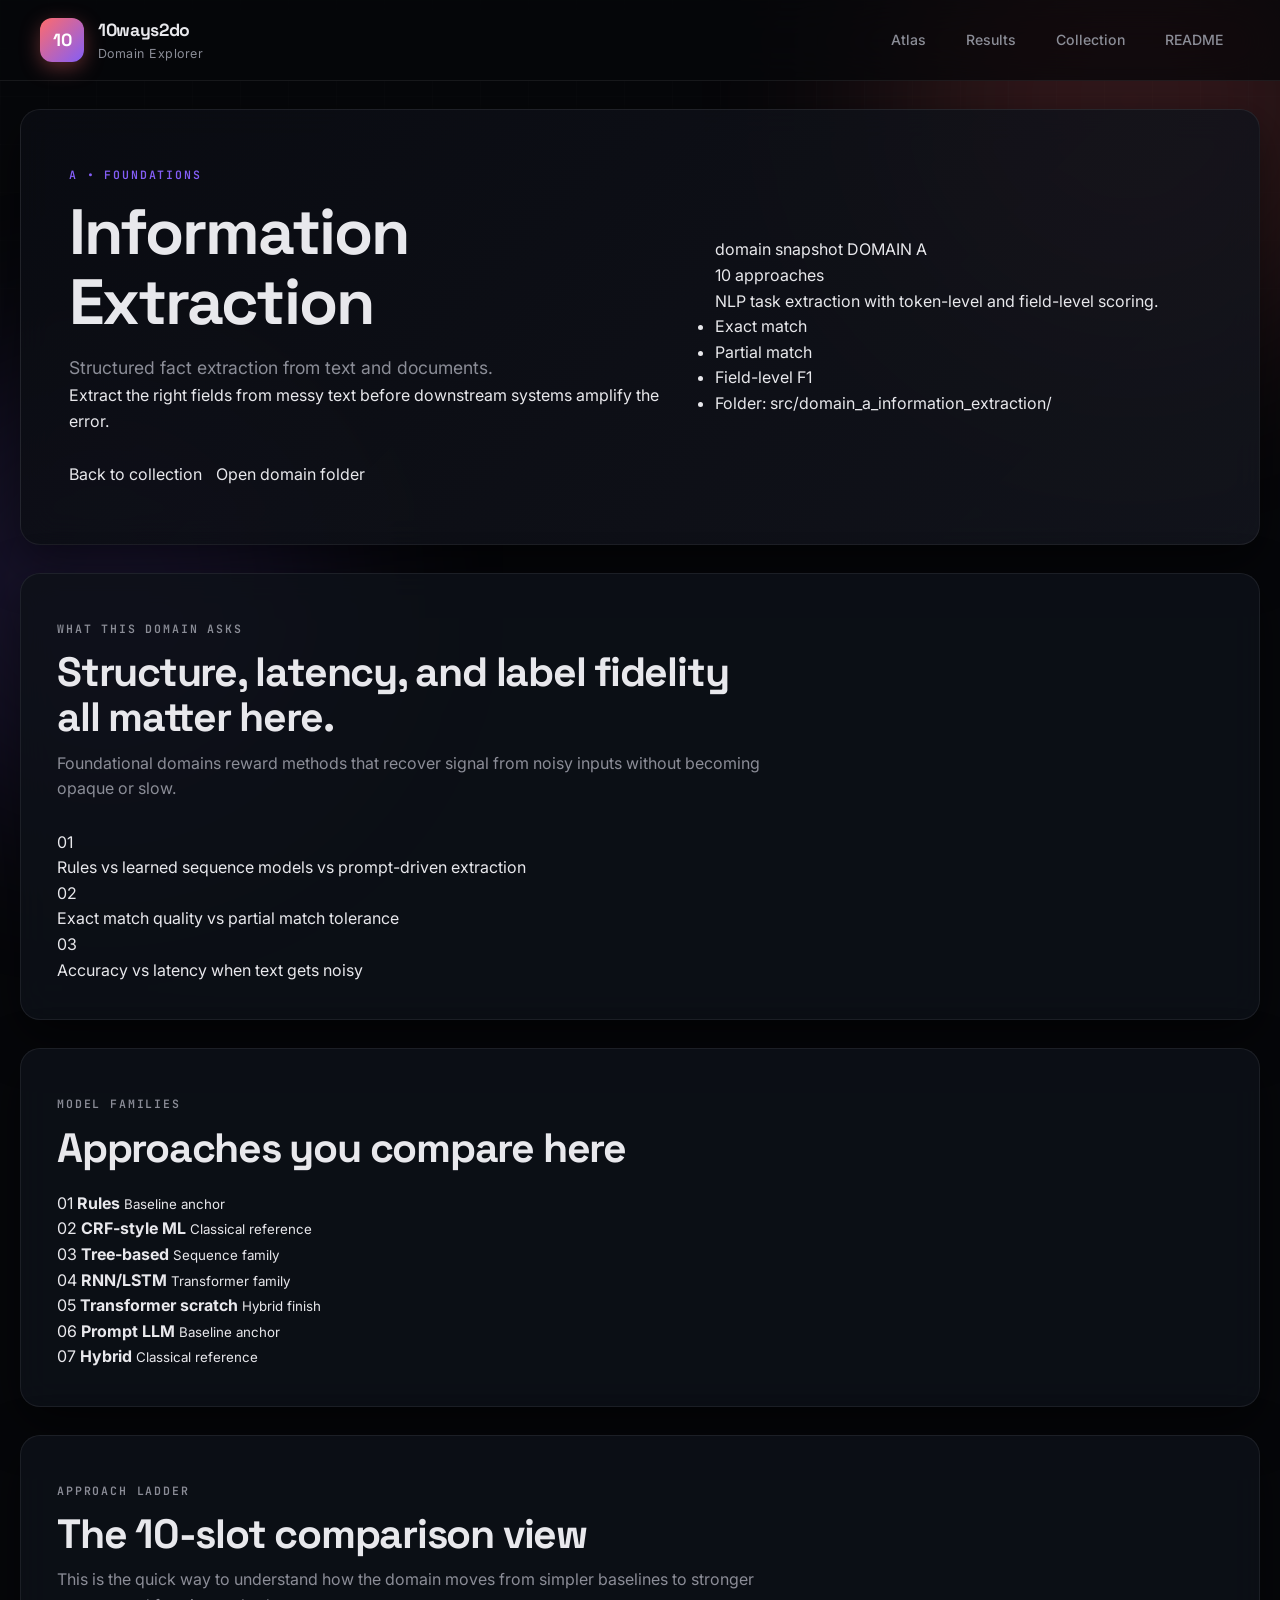
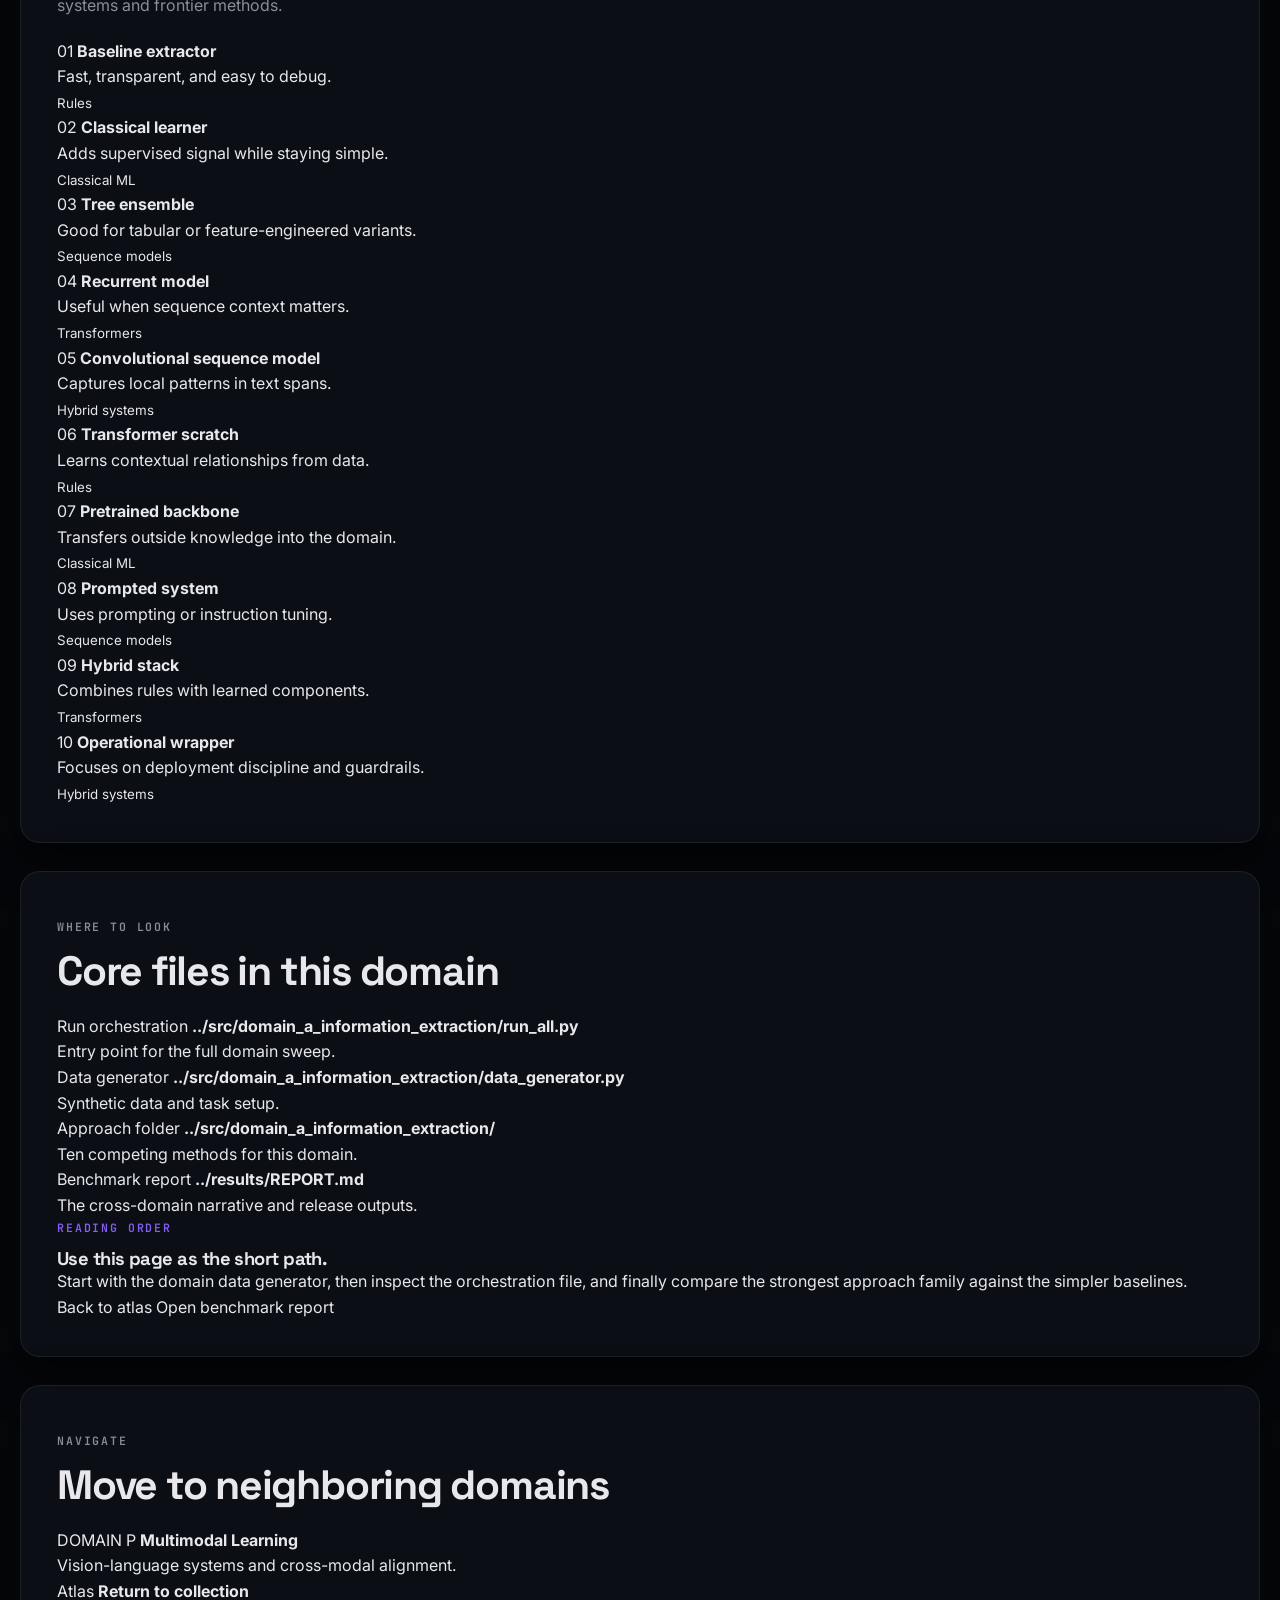
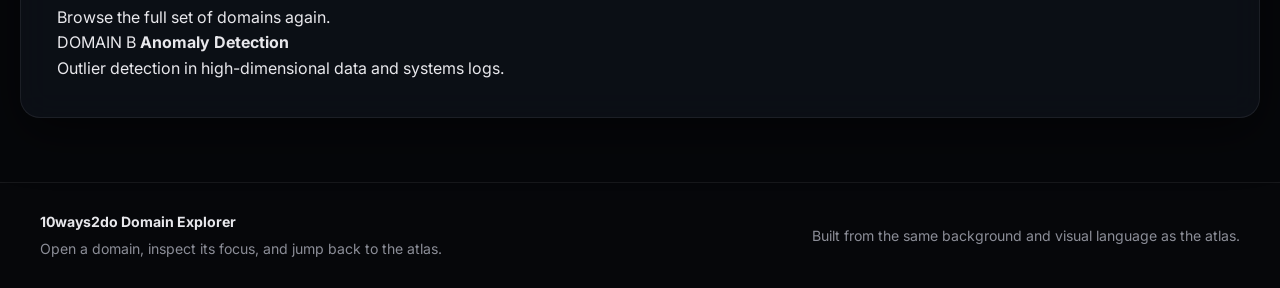
<file: website/domain.html>
<!DOCTYPE html>
<html lang="en">
<head>
  <meta charset="UTF-8" />
  <meta name="viewport" content="width=device-width, initial-scale=1.0" />
  <title>10ways2do Domain</title>
  <meta
    name="description"
    content="A detailed view of a 10ways2do benchmark domain, including its problem framing, model families, and core files."
  />
  <link rel="preconnect" href="https://fonts.googleapis.com">
  <link rel="preconnect" href="https://fonts.gstatic.com" crossorigin>
  <link href="https://fonts.googleapis.com/css2?family=Space+Grotesk:wght@300;400;500;600;700&family=JetBrains+Mono:wght@400;500;700&family=Inter:wght@400;500;600&display=swap" rel="stylesheet">
  <link rel="stylesheet" href="styles.css" />
</head>
<body class="domain-page">
  <div class="bg-orb orb-a"></div>
  <div class="bg-orb orb-b"></div>
  <div class="bg-grid"></div>

  <header class="topbar">
    <div class="brand">
      <span class="brand-mark">10</span>
      <div>
        <div class="brand-title">10ways2do</div>
        <div class="brand-subtitle">Domain Explorer</div>
      </div>
    </div>

    <nav class="nav">
      <a href="index.html">Atlas</a>
      <a href="index.html#results">Results</a>
      <a href="index.html#collection">Collection</a>
      <a href="../README.md">README</a>
    </nav>
  </header>

  <main>
    <section class="hero domain-hero" id="overview">
      <div class="hero-copy">
        <p class="eyebrow" id="domain-phase"></p>
        <h1 id="domain-title"></h1>
        <p class="lede" id="domain-summary"></p>
        <p class="hero-note" id="domain-focus"></p>
        <div class="hero-actions">
          <a class="primary" href="index.html#collection">Back to collection</a>
          <a class="secondary" id="open-folder-link" href="#">Open domain folder</a>
        </div>
      </div>

      <aside class="snapshot-card domain-snapshot">
        <div class="snapshot-head">
          <span class="snapshot-kicker">domain snapshot</span>
          <span class="snapshot-badge" id="domain-code-badge"></span>
        </div>
        <div class="snapshot-number" id="domain-approach-count"></div>
        <p class="snapshot-copy" id="domain-tagline"></p>
        <ul class="snapshot-list">
          <li id="domain-metric-1"></li>
          <li id="domain-metric-2"></li>
          <li id="domain-metric-3"></li>
          <li id="domain-folder-line"></li>
        </ul>
      </aside>
    </section>

    <section class="section">
      <div class="section-heading">
        <p class="eyebrow">what this domain asks</p>
        <h2 id="compare-title"></h2>
        <p id="compare-intro"></p>
      </div>
      <div class="compare-grid" id="compare-grid"></div>
    </section>

    <section class="section">
      <div class="section-heading compact">
        <p class="eyebrow">model families</p>
        <h2>Approaches you compare here</h2>
      </div>
      <div class="family-grid" id="family-grid"></div>
    </section>

    <section class="section">
      <div class="section-heading compact">
        <p class="eyebrow">approach ladder</p>
        <h2>The 10-slot comparison view</h2>
        <p>
          This is the quick way to understand how the domain moves from simpler baselines to stronger
          systems and frontier methods.
        </p>
      </div>
      <div class="approach-grid" id="approach-grid"></div>
    </section>

    <section class="section split">
      <div>
        <div class="section-heading compact">
          <p class="eyebrow">where to look</p>
          <h2>Core files in this domain</h2>
        </div>
        <div class="file-grid" id="file-grid"></div>
      </div>

      <aside class="callout alt">
        <p class="eyebrow">reading order</p>
        <h3>Use this page as the short path.</h3>
        <p id="reading-order"></p>
        <div class="button-row">
          <a class="primary dark" href="index.html#collection">Back to atlas</a>
          <a class="secondary dark" id="results-link" href="../results/REPORT.md">Open benchmark report</a>
        </div>
      </aside>
    </section>

    <section class="section">
      <div class="section-heading compact">
        <p class="eyebrow">navigate</p>
        <h2>Move to neighboring domains</h2>
      </div>
      <div class="neighbor-grid" id="neighbor-grid"></div>
    </section>
  </main>

  <footer class="footer">
    <div>
      <strong>10ways2do Domain Explorer</strong>
      <p>Open a domain, inspect its focus, and jump back to the atlas.</p>
    </div>
    <p>Built from the same background and visual language as the atlas.</p>
  </footer>

  <script src="domain.js"></script>
</body>
</html>
</file>
<file: website/styles.css>
/* ═══════════════════════════════════════════════════════════════════════════
   10ways2do Benchmark Platform — Design System
   A dark, premium, editorial design with glassmorphism and micro-animations
   ═══════════════════════════════════════════════════════════════════════════ */

@import url('https://fonts.googleapis.com/css2?family=Space+Grotesk:wght@300;400;500;600;700&family=JetBrains+Mono:wght@400;500;700&family=Inter:wght@400;500;600;700&display=swap');

/* ── Tokens ── */
:root {
  --bg: #06070a;
  --bg-soft: #0d0f14;
  --surface: rgba(14, 17, 24, 0.85);
  --surface-hover: rgba(20, 24, 34, 0.92);
  --text: #e8e8ec;
  --text-dim: #8b8d97;
  --accent: #ff6b6b;
  --accent-glow: rgba(255, 107, 107, 0.35);
  --accent-2: #845ef7;
  --accent-2-glow: rgba(132, 94, 247, 0.3);
  --accent-3: #22c55e;
  --border: rgba(255, 255, 255, 0.07);
  --border-hover: rgba(255, 255, 255, 0.14);
  --glass: rgba(255, 255, 255, 0.03);
  --shadow: 0 16px 48px rgba(0, 0, 0, 0.5);
  --radius: 20px;
  --radius-sm: 12px;
  --transition: 0.3s cubic-bezier(0.4, 0, 0.2, 1);

  --font-display: 'Space Grotesk', system-ui, sans-serif;
  --font-body: 'Inter', system-ui, sans-serif;
  --font-mono: 'JetBrains Mono', 'Fira Code', monospace;
}

/* ── Reset ── */
*, *::before, *::after { box-sizing: border-box; margin: 0; padding: 0; }
html { scroll-behavior: smooth; -webkit-font-smoothing: antialiased; }

body {
  color: var(--text);
  background: var(--bg);
  font-family: var(--font-body);
  line-height: 1.6;
  overflow-x: hidden;
}

a { color: inherit; text-decoration: none; }
img { max-width: 100%; height: auto; }

/* ── Background effects ── */
.bg-orb {
  position: fixed;
  border-radius: 50%;
  filter: blur(100px);
  opacity: 0.5;
  z-index: 0;
  pointer-events: none;
  animation: orb-float 20s ease-in-out infinite alternate;
}
.orb-a { width: 500px; height: 500px; background: var(--accent-glow); top: -150px; right: -100px; }
.orb-b { width: 450px; height: 450px; background: var(--accent-2-glow); bottom: 10%; left: -120px; animation-delay: -7s; }
.orb-c { width: 300px; height: 300px; background: rgba(34, 197, 94, 0.12); top: 50%; right: 20%; animation-delay: -14s; }

@keyframes orb-float {
  0% { transform: translate(0, 0) scale(1); }
  50% { transform: translate(30px, -40px) scale(1.1); }
  100% { transform: translate(-20px, 20px) scale(0.95); }
}

body::before {
  content: '';
  position: fixed;
  inset: 0;
  pointer-events: none;
  z-index: 0;
  background-image:
    linear-gradient(rgba(255, 255, 255, 0.02) 1px, transparent 1px),
    linear-gradient(90deg, rgba(255, 255, 255, 0.02) 1px, transparent 1px);
  background-size: 48px 48px;
  mask-image: linear-gradient(180deg, rgba(0,0,0,0.6), transparent 70%);
}

/* ── Layout ── */
.topbar, main, .footer { position: relative; z-index: 1; }

main {
  width: min(1260px, calc(100% - 40px));
  margin: 0 auto;
  padding-bottom: 64px;
}

/* ── Topbar ── */
.topbar {
  position: sticky;
  top: 0;
  z-index: 100;
  display: flex;
  justify-content: space-between;
  align-items: center;
  gap: 20px;
  padding: 16px 40px;
  background: rgba(6, 7, 10, 0.75);
  backdrop-filter: blur(24px) saturate(1.4);
  border-bottom: 1px solid var(--border);
}

.brand {
  display: flex;
  align-items: center;
  gap: 14px;
  text-decoration: none;
}

.brand-mark {
  width: 44px;
  height: 44px;
  border-radius: 12px;
  display: grid;
  place-items: center;
  background: linear-gradient(135deg, var(--accent), var(--accent-2));
  color: #fff;
  font-family: var(--font-display);
  font-weight: 700;
  font-size: 1.1rem;
  box-shadow: 0 6px 20px var(--accent-glow);
  transition: transform var(--transition), box-shadow var(--transition);
}
.brand:hover .brand-mark { transform: scale(1.08) rotate(-3deg); box-shadow: 0 8px 28px var(--accent-glow); }

.brand-title { font-family: var(--font-display); font-weight: 700; font-size: 1.1rem; letter-spacing: -0.02em; }
.brand-subtitle { color: var(--text-dim); font-size: 0.78rem; letter-spacing: 0.04em; }

.nav { display: flex; gap: 6px; flex-wrap: wrap; }
.nav a {
  padding: 8px 16px;
  border-radius: 999px;
  border: 1px solid transparent;
  color: var(--text-dim);
  font-size: 0.88rem;
  font-weight: 500;
  transition: all var(--transition);
}
.nav a:hover, .nav a.active {
  color: var(--text);
  background: rgba(255, 255, 255, 0.06);
  border-color: var(--border-hover);
}
.nav a.active { background: rgba(132, 94, 247, 0.12); border-color: rgba(132, 94, 247, 0.3); }

/* ── Typography ── */
.eyebrow {
  color: var(--accent-2);
  text-transform: uppercase;
  font-family: var(--font-mono);
  letter-spacing: 0.16em;
  font-size: 0.72rem;
  font-weight: 600;
  margin-bottom: 12px;
}

h1, h2, h3 {
  font-family: var(--font-display);
  font-weight: 700;
  line-height: 1.1;
  letter-spacing: -0.03em;
}

h1 { font-size: clamp(2.5rem, 5vw, 4.2rem); }
h1 em { font-style: normal; background: linear-gradient(90deg, var(--accent), var(--accent-2)); -webkit-background-clip: text; -webkit-text-fill-color: transparent; background-clip: text; }
h2 { font-size: clamp(1.6rem, 3.2vw, 2.6rem); }
h3 { font-size: 1.15rem; }

.lede { font-size: 1.1rem; color: var(--text-dim); max-width: 56ch; margin-top: 16px; line-height: 1.7; }

/* ── Buttons ── */
.btn {
  display: inline-flex;
  align-items: center;
  justify-content: center;
  min-height: 48px;
  padding: 0 28px;
  border-radius: 999px;
  border: 1px solid var(--border);
  font-family: var(--font-body);
  font-weight: 600;
  font-size: 0.92rem;
  cursor: pointer;
  transition: all var(--transition);
  text-decoration: none;
}

.btn-primary {
  background: linear-gradient(135deg, var(--accent), #e05555);
  color: #fff;
  border: none;
  box-shadow: 0 4px 16px var(--accent-glow);
}
.btn-primary:hover { transform: translateY(-2px); box-shadow: 0 8px 28px var(--accent-glow); }

.btn-secondary {
  background: rgba(255, 255, 255, 0.04);
  color: var(--text);
  backdrop-filter: blur(8px);
}
.btn-secondary:hover { background: rgba(255, 255, 255, 0.09); border-color: var(--accent-2); transform: translateY(-2px); }

.hero-actions { display: flex; flex-wrap: wrap; gap: 14px; margin-top: 28px; }

/* ── Sections ── */
.section {
  margin-top: 28px;
  padding: 36px;
  background: var(--surface);
  border: 1px solid var(--border);
  border-radius: var(--radius);
  backdrop-filter: blur(16px);
  box-shadow: var(--shadow);
}

.section-heading { max-width: 720px; margin-bottom: 28px; }
.section-heading.compact { margin-bottom: 20px; }
.section-heading p { color: var(--text-dim); margin-top: 10px; }

/* ── Hero ── */
.hero {
  display: grid;
  grid-template-columns: 1.1fr 0.9fr;
  gap: 40px;
  align-items: center;
  padding: 56px 48px;
  margin-top: 28px;
  background: linear-gradient(135deg, rgba(10, 12, 18, 0.9), rgba(20, 22, 30, 0.85));
  border: 1px solid var(--border);
  border-radius: var(--radius);
  box-shadow: var(--shadow);
  backdrop-filter: blur(16px);
  overflow: hidden;
}

.hero-visual {
  display: flex;
  flex-direction: column;
  align-items: center;
  gap: 12px;
}

.hero-visual canvas {
  max-width: 100%;
  filter: drop-shadow(0 0 30px var(--accent-2-glow));
}

.hero-radar-label {
  color: var(--text-dim);
  font-family: var(--font-mono);
  font-size: 0.78rem;
  letter-spacing: 0.1em;
  text-transform: uppercase;
}

/* ── Stats Strip ── */
.stats-strip {
  display: grid;
  grid-template-columns: repeat(4, 1fr);
  gap: 14px;
  margin-top: 20px;
}

.stat-tile {
  padding: 20px 22px;
  background: var(--glass);
  border: 1px solid var(--border);
  border-radius: var(--radius);
  backdrop-filter: blur(12px);
  transition: all var(--transition);
}
.stat-tile:hover { border-color: var(--border-hover); transform: translateY(-3px); box-shadow: 0 12px 32px rgba(0,0,0,0.3); }

.stat-tile strong {
  display: block;
  font-family: var(--font-display);
  font-size: clamp(2rem, 4vw, 2.8rem);
  line-height: 1;
  margin-bottom: 6px;
  background: linear-gradient(135deg, var(--text), var(--accent-2));
  -webkit-background-clip: text;
  -webkit-text-fill-color: transparent;
  background-clip: text;
}

.stat-tile span { color: var(--text-dim); font-size: 0.88rem; }

/* ── Pillars Grid ── */
.pillars-grid {
  display: grid;
  grid-template-columns: repeat(3, 1fr);
  gap: 18px;
}

.pillar-card {
  padding: 28px;
  background: var(--glass);
  border: 1px solid var(--border);
  border-radius: var(--radius);
  transition: all var(--transition);
}
.pillar-card:hover { border-color: var(--border-hover); transform: translateY(-4px); box-shadow: 0 16px 40px rgba(0,0,0,0.3); }

.pillar-icon {
  width: 52px;
  height: 52px;
  display: grid;
  place-items: center;
  border-radius: 14px;
  background: linear-gradient(135deg, rgba(255, 107, 107, 0.12), rgba(132, 94, 247, 0.12));
  color: var(--accent);
  margin-bottom: 18px;
}

.pillar-card h3 { margin-bottom: 10px; }
.pillar-card p { color: var(--text-dim); font-size: 0.92rem; line-height: 1.6; }
.pillar-card strong { color: var(--text); }

/* ── Radar Demo ── */
.radar-demo-layout {
  display: grid;
  grid-template-columns: 1fr 1fr;
  gap: 32px;
  align-items: center;
}

.radar-canvas-wrap {
  display: flex;
  justify-content: center;
  align-items: center;
}

.radar-canvas-wrap canvas {
  max-width: 100%;
  filter: drop-shadow(0 0 40px var(--accent-2-glow));
}

.axis-detail {
  padding: 32px;
  background: var(--glass);
  border: 1px solid var(--border);
  border-radius: var(--radius);
}

.axis-detail-header { display: flex; align-items: center; gap: 12px; margin-bottom: 14px; }
.axis-dot {
  width: 12px;
  height: 12px;
  border-radius: 50%;
  background: var(--accent);
  box-shadow: 0 0 12px var(--accent-glow);
}
.axis-detail h3 { font-size: 1.3rem; }
.axis-detail p { color: var(--text-dim); line-height: 1.7; margin-bottom: 20px; }

.axis-meta { display: flex; flex-direction: column; gap: 10px; }
.axis-meta > div { display: flex; justify-content: space-between; padding: 10px 14px; background: rgba(255,255,255,0.03); border-radius: 10px; }
.meta-label { color: var(--text-dim); font-size: 0.88rem; }
.meta-value { font-family: var(--font-mono); font-size: 0.88rem; color: var(--accent-2); }

/* ── Steps Grid ── */
.steps-grid {
  display: grid;
  grid-template-columns: repeat(4, 1fr);
  gap: 16px;
}

.step-card {
  padding: 24px;
  background: var(--glass);
  border: 1px solid var(--border);
  border-radius: var(--radius);
  transition: all var(--transition);
}
.step-card:hover { border-color: var(--border-hover); transform: translateY(-3px); }

.step-number {
  display: inline-flex;
  align-items: center;
  justify-content: center;
  width: 36px;
  height: 36px;
  border-radius: 10px;
  background: linear-gradient(135deg, rgba(255, 107, 107, 0.15), rgba(132, 94, 247, 0.15));
  color: var(--accent);
  font-family: var(--font-display);
  font-weight: 700;
  font-size: 0.88rem;
  margin-bottom: 14px;
}

.step-card h3 { margin-bottom: 8px; }
.step-card p { color: var(--text-dim); font-size: 0.88rem; line-height: 1.6; margin-bottom: 14px; }
.step-card code {
  display: block;
  padding: 10px 14px;
  background: rgba(0, 0, 0, 0.3);
  border: 1px solid var(--border);
  border-radius: 8px;
  font-family: var(--font-mono);
  font-size: 0.76rem;
  color: var(--accent-3);
  word-break: break-all;
}

/* ── Profile Cards ── */
.profiles-grid {
  display: grid;
  grid-template-columns: repeat(4, 1fr);
  gap: 14px;
  margin-bottom: 20px;
}

.profile-card {
  appearance: none;
  padding: 20px;
  background: var(--glass);
  border: 1px solid var(--border);
  border-radius: var(--radius);
  color: var(--text);
  cursor: pointer;
  text-align: left;
  font-family: var(--font-body);
  transition: all var(--transition);
}
.profile-card:hover { border-color: var(--border-hover); transform: translateY(-2px); }
.profile-card.active { border-color: var(--accent-2); background: rgba(132, 94, 247, 0.08); }
.profile-card h3 { font-family: var(--font-display); font-size: 1.05rem; margin-bottom: 6px; }
.profile-card p { color: var(--text-dim); font-size: 0.84rem; }

.profile-weights {
  display: grid;
  grid-template-columns: repeat(4, 1fr);
  gap: 10px;
}

.weight-bar {
  padding: 12px 16px;
  background: var(--glass);
  border: 1px solid var(--border);
  border-radius: var(--radius-sm);
}
.weight-bar-label { display: flex; justify-content: space-between; font-size: 0.82rem; margin-bottom: 6px; }
.weight-bar-label span:first-child { color: var(--text-dim); }
.weight-bar-label span:last-child { font-family: var(--font-mono); color: var(--accent-2); }
.weight-bar-track { height: 4px; background: rgba(255,255,255,0.06); border-radius: 2px; overflow: hidden; }
.weight-bar-fill { height: 100%; background: linear-gradient(90deg, var(--accent), var(--accent-2)); border-radius: 2px; transition: width 0.5s ease; }

/* ── Domain Categories ── */
.domain-categories { display: flex; flex-direction: column; gap: 20px; }
.domain-category { padding: 20px; background: var(--glass); border: 1px solid var(--border); border-radius: var(--radius); }
.category-label {
  font-family: var(--font-mono);
  font-size: 0.78rem;
  font-weight: 600;
  letter-spacing: 0.12em;
  text-transform: uppercase;
  color: var(--text-dim);
  margin-bottom: 14px;
}
.category-label.accent { color: var(--accent); }

.domain-chips { display: flex; flex-wrap: wrap; gap: 8px; }
.chip {
  padding: 8px 16px;
  background: rgba(255, 255, 255, 0.04);
  border: 1px solid var(--border);
  border-radius: 999px;
  font-size: 0.84rem;
  color: var(--text);
  transition: all var(--transition);
}
.chip:hover { border-color: var(--border-hover); background: rgba(255, 255, 255, 0.07); }
.chip.accent { border-color: rgba(255, 107, 107, 0.3); background: rgba(255, 107, 107, 0.06); color: var(--accent); }

/* ── CTA ── */
.cta-section { text-align: center; background: linear-gradient(135deg, rgba(132, 94, 247, 0.08), rgba(255, 107, 107, 0.06)); }
.cta-content { max-width: 640px; margin: 0 auto; }
.cta-content .hero-actions { justify-content: center; }
.cta-code {
  margin: 20px auto;
  max-width: 600px;
}
.cta-code code {
  display: block;
  padding: 16px 20px;
  background: rgba(0, 0, 0, 0.4);
  border: 1px solid var(--border);
  border-radius: var(--radius-sm);
  font-family: var(--font-mono);
  font-size: 0.84rem;
  color: var(--accent-3);
}

/* ── Footer ── */
.footer {
  display: flex;
  justify-content: space-between;
  align-items: center;
  gap: 20px;
  padding: 28px 40px;
  border-top: 1px solid var(--border);
  color: var(--text-dim);
  font-size: 0.88rem;
}
.footer strong { color: var(--text); display: block; margin-bottom: 4px; }

/* ── Leaderboard Page ── */
.leaderboard-table-wrap {
  overflow-x: auto;
  border-radius: var(--radius);
  border: 1px solid var(--border);
}

.leaderboard-table {
  width: 100%;
  border-collapse: collapse;
  font-size: 0.9rem;
}

.leaderboard-table th {
  padding: 14px 16px;
  background: rgba(255, 255, 255, 0.03);
  border-bottom: 1px solid var(--border);
  text-align: left;
  font-family: var(--font-mono);
  font-size: 0.76rem;
  font-weight: 600;
  text-transform: uppercase;
  letter-spacing: 0.1em;
  color: var(--text-dim);
}

.leaderboard-table td {
  padding: 14px 16px;
  border-bottom: 1px solid var(--border);
  font-variant-numeric: tabular-nums;
}

.leaderboard-table tbody tr { transition: background var(--transition); }
.leaderboard-table tbody tr:hover { background: rgba(255, 255, 255, 0.03); }

.rank-badge {
  display: inline-flex;
  align-items: center;
  justify-content: center;
  width: 28px;
  height: 28px;
  border-radius: 8px;
  font-weight: 700;
  font-size: 0.82rem;
}
.rank-1 { background: linear-gradient(135deg, #FFD700, #FFA500); color: #000; }
.rank-2 { background: linear-gradient(135deg, #C0C0C0, #A0A0A0); color: #000; }
.rank-3 { background: linear-gradient(135deg, #CD7F32, #A0522D); color: #fff; }

.score-cell { font-family: var(--font-mono); font-weight: 600; }
.score-high { color: var(--accent-3); }
.score-mid { color: #eab308; }
.score-low { color: var(--accent); }

.mini-radar-cell { width: 80px; }
.mini-radar-cell canvas { width: 60px; height: 60px; }

/* ── Submit Page ── */
.submit-form {
  max-width: 640px;
  margin: 0 auto;
  display: flex;
  flex-direction: column;
  gap: 20px;
}

.form-group { display: flex; flex-direction: column; gap: 6px; }
.form-group label {
  font-family: var(--font-mono);
  font-size: 0.78rem;
  font-weight: 600;
  text-transform: uppercase;
  letter-spacing: 0.1em;
  color: var(--text-dim);
}

.form-group input, .form-group select, .form-group textarea {
  padding: 12px 16px;
  background: rgba(255, 255, 255, 0.04);
  border: 1px solid var(--border);
  border-radius: var(--radius-sm);
  color: var(--text);
  font-family: var(--font-body);
  font-size: 0.92rem;
  transition: border-color var(--transition);
  outline: none;
}
.form-group input:focus, .form-group select:focus, .form-group textarea:focus {
  border-color: var(--accent-2);
}

.form-group select { appearance: none; cursor: pointer; }
.form-group input::placeholder { color: var(--text-dim); }

.form-hint { font-size: 0.8rem; color: var(--text-dim); }

.btn-submit {
  display: flex;
  align-items: center;
  justify-content: center;
  width: 100%;
  min-height: 52px;
  border-radius: 999px;
  background: linear-gradient(135deg, var(--accent), var(--accent-2));
  color: #fff;
  font-family: var(--font-body);
  font-weight: 700;
  font-size: 1rem;
  border: none;
  cursor: pointer;
  transition: all var(--transition);
  box-shadow: 0 4px 16px var(--accent-glow);
}
.btn-submit:hover { transform: translateY(-2px); box-shadow: 0 8px 28px var(--accent-glow); }
.btn-submit:disabled { opacity: 0.5; cursor: not-allowed; transform: none; }

/* ── Scatter Preview ── */
.scatter-container {
  position: relative;
  width: 100%;
  height: 400px;
  background: var(--surface);
  border: 1px solid var(--border);
  border-radius: var(--radius);
  padding: 24px;
}

/* ── Head-to-Head Comparison ── */
.h2h-layout {
  display: grid;
  grid-template-columns: 280px 1fr;
  gap: 40px;
  align-items: center;
  background: var(--glass);
  border: 1px solid var(--border);
  border-radius: var(--radius);
  padding: 32px;
}
.h2h-controls {
  display: flex;
  flex-direction: column;
  gap: 24px;
}
.form-group {
  display: flex;
  flex-direction: column;
  gap: 8px;
}
.form-group label {
  font-size: 0.88rem;
  color: var(--text-dim);
  font-family: var(--font-mono);
  text-transform: uppercase;
  letter-spacing: 0.05em;
}
.form-group select {
  padding: 12px 16px;
  background: rgba(255, 255, 255, 0.05);
  border: 1px solid var(--border);
  border-radius: var(--radius-sm);
  color: var(--text);
  font-family: var(--font-body);
  font-size: 1rem;
  outline: none;
  cursor: pointer;
  transition: border-color var(--transition);
  appearance: none;
}
.form-group select:focus {
  border-color: var(--accent-2);
}
.form-group select option {
  background: var(--bg);
  color: var(--text);
}
.h2h-vs {
  align-self: center;
  font-family: var(--font-display);
  font-weight: 700;
  color: var(--border-hover);
  font-size: 1.5rem;
}
.h2h-legend {
  margin-top: auto;
  display: flex;
  flex-direction: column;
  gap: 12px;
  padding-top: 24px;
  border-top: 1px solid var(--border);
}
.legend-item {
  display: flex;
  align-items: center;
  gap: 12px;
  font-size: 0.92rem;
}
.legend-color {
  width: 16px;
  height: 16px;
  border-radius: 4px;
}
.h2h-radar-wrap {
  display: flex;
  justify-content: center;
  align-items: center;
}
.h2h-radar-wrap canvas {
  max-width: 100%;
}

/* ── Methodology Grid (Revamped) ── */
.methodology-grid {
  display: grid;
  grid-template-columns: 1fr 1fr;
  gap: 24px;
}
.methodology-card {
  padding: 32px;
  background: var(--glass);
  border: 1px solid var(--border);
  border-radius: var(--radius);
  transition: all var(--transition);
}
.methodology-card:hover { border-color: var(--border-hover); transform: translateY(-4px); }
.methodology-card h3 { margin-bottom: 12px; font-size: 1.3rem; }
.methodology-card p { color: var(--text-dim); line-height: 1.6; }
.methodology-visual {
  height: 160px;
  border-radius: var(--radius-sm);
  margin-bottom: 24px;
  border: 1px solid var(--border);
  display: flex;
  align-items: center;
  justify-content: center;
  padding: 24px;
  overflow: hidden;
}
.diagram-nodes { display: flex; align-items: center; gap: 12px; font-family: var(--font-mono); font-size: 0.8rem; }
.node { padding: 8px 12px; background: rgba(0,0,0,0.4); border: 1px solid var(--border); border-radius: 6px; }
.seed-node { color: var(--accent); }
.template-node { color: var(--text-dim); }
.hash-node { color: var(--accent-3); border-color: rgba(34, 197, 94, 0.3); }
.arrow { color: var(--border-hover); }
.diagram-bars { width: 100%; display: flex; flex-direction: column; gap: 12px; }
.bar-row { display: flex; flex-direction: column; gap: 4px; }
.bar-label { font-family: var(--font-mono); font-size: 0.75rem; color: var(--text-dim); }
.bar-fill { height: 6px; border-radius: 3px; }

/* ── Domain Density Grid ── */
.domain-density-grid {
  display: grid;
  grid-template-columns: 1fr 1fr;
  gap: 32px;
}
.domain-column {
  display: flex;
  flex-direction: column;
  gap: 12px;
}
.domain-card {
  padding: 16px 20px;
  background: rgba(255, 255, 255, 0.02);
  border: 1px solid var(--border);
  border-radius: var(--radius-sm);
  position: relative;
  cursor: default;
  transition: all var(--transition);
}
.domain-card:hover {
  background: rgba(255, 255, 255, 0.04);
  border-color: var(--border-hover);
}
.domain-card strong {
  display: block;
  font-family: var(--font-display);
  font-size: 1.05rem;
  margin-bottom: 4px;
}
.domain-card p {
  color: var(--text-dim);
  font-size: 0.85rem;
}
.tooltip-trigger .tooltip {
  position: absolute;
  top: 50%;
  left: 105%;
  transform: translateY(-50%);
  width: 280px;
  background: rgba(10, 12, 16, 0.95);
  backdrop-filter: blur(12px);
  border: 1px solid var(--border-hover);
  padding: 16px;
  border-radius: var(--radius-sm);
  font-size: 0.85rem;
  color: var(--text);
  line-height: 1.5;
  box-shadow: 0 10px 30px rgba(0,0,0,0.5);
  opacity: 0;
  visibility: hidden;
  transition: all 0.2s ease;
  z-index: 10;
  pointer-events: none;
}
.tooltip-trigger:hover .tooltip {
  opacity: 1;
  visibility: visible;
  left: 102%;
}

/* ── Responsive ── */
@media (max-width: 900px) {
  .hero { grid-template-columns: 1fr; text-align: center; }
  .hero-copy { order: 1; }
  .hero-visual { order: 0; }
  .lede { margin-left: auto; margin-right: auto; }
  .hero-actions { justify-content: center; }

  .pillars-grid { grid-template-columns: 1fr; }
  .methodology-grid { grid-template-columns: 1fr; }
  .domain-density-grid { grid-template-columns: 1fr; }
  .h2h-layout { grid-template-columns: 1fr; }
  .stats-strip { grid-template-columns: repeat(2, 1fr); }
  .steps-grid { grid-template-columns: repeat(2, 1fr); }
  .profiles-grid { grid-template-columns: repeat(2, 1fr); }
  .profile-weights { grid-template-columns: repeat(2, 1fr); }
  .radar-demo-layout { grid-template-columns: 1fr; }

  .topbar { padding: 14px 20px; flex-wrap: wrap; }
  main { width: calc(100% - 24px); }
  .section { padding: 24px; }
}

@media (max-width: 600px) {
  .stats-strip { grid-template-columns: 1fr 1fr; }
  .steps-grid { grid-template-columns: 1fr; }
  .profiles-grid { grid-template-columns: 1fr; }
  .profile-weights { grid-template-columns: 1fr 1fr; }
  .nav { gap: 4px; }
  .nav a { padding: 6px 12px; font-size: 0.82rem; }
}

/* ── Animations ── */
@keyframes fade-in-up {
  from { opacity: 0; transform: translateY(20px); }
  to { opacity: 1; transform: translateY(0); }
}

.hero, .stat-tile, .pillar-card, .step-card, .profile-card, .domain-category {
  animation: fade-in-up 0.6s ease both;
}
.stat-tile:nth-child(2) { animation-delay: 0.1s; }
.stat-tile:nth-child(3) { animation-delay: 0.2s; }
.stat-tile:nth-child(4) { animation-delay: 0.3s; }
.pillar-card:nth-child(2) { animation-delay: 0.1s; }
.pillar-card:nth-child(3) { animation-delay: 0.2s; }
.step-card:nth-child(2) { animation-delay: 0.08s; }
.step-card:nth-child(3) { animation-delay: 0.16s; }
.step-card:nth-child(4) { animation-delay: 0.24s; }
</file>
